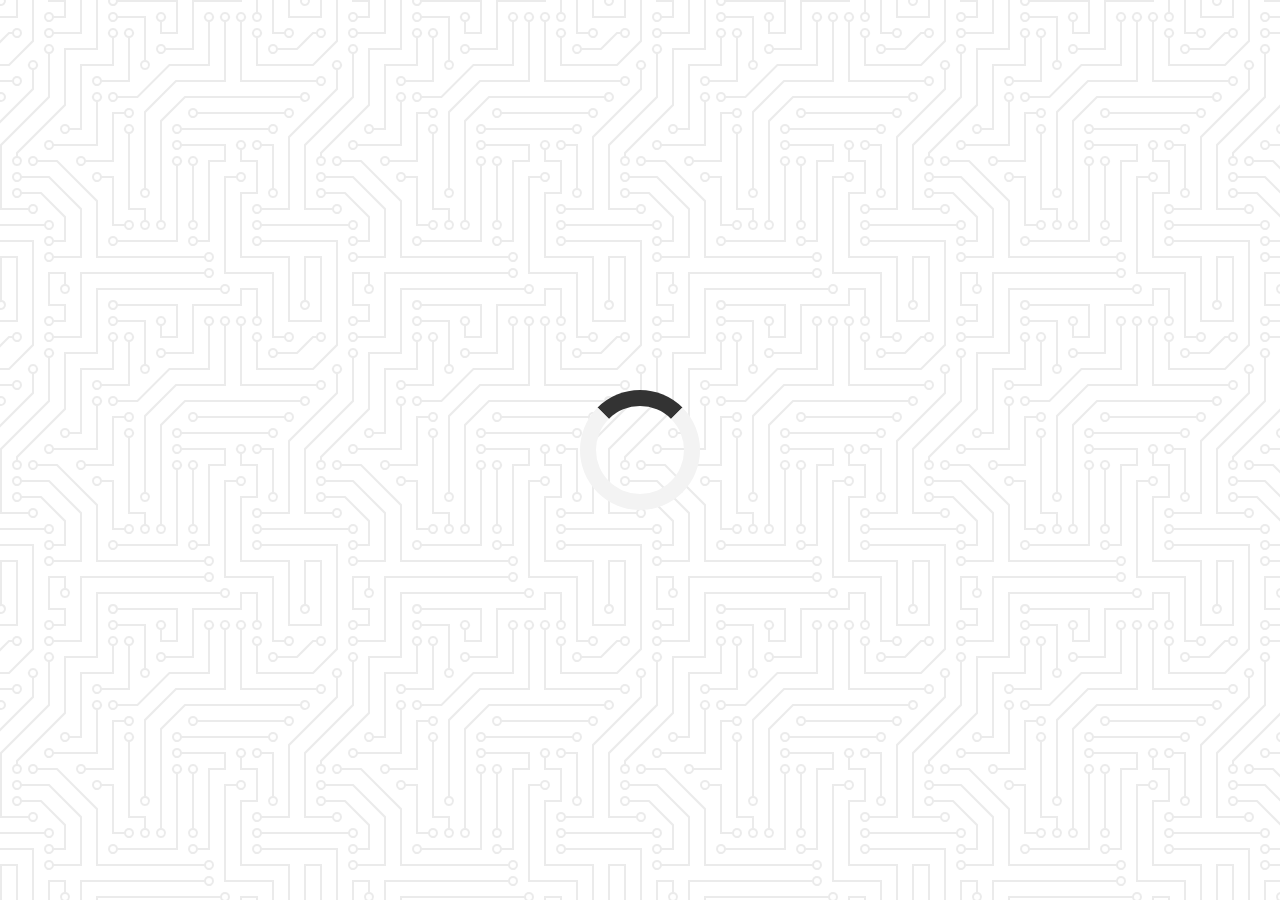
<file: 01-Quote-Generator/index.html>
<!DOCTYPE html>
<html lang="en">
<head>
    <meta charset="UTF-8">
    <meta name="viewport" content="width=device-width, initial-scale=1.0">
    <title>Quote Generator</title>
    <link rel="stylesheet" href="./css/styles.css">
    <link rel="stylesheet" href="https://cdnjs.cloudflare.com/ajax/libs/font-awesome/5.10.2/css/all.min.css"/>
    <link rel="icon" type="image/png" href="./assets/icons/favicon.png">
    <link rel="preconnect" href="https://fonts.gstatic.com" crossorigin>
    <link href="https://fonts.googleapis.com/css2?family=Lato:ital,wght@0,100;0,300;0,400;0,700;0,900;1,100;1,300;1,400;1,700;1,900&family=Michroma&family=Montserrat:ital,wght@0,100..900;1,100..900&family=Roboto:ital,wght@0,100..900;1,100..900&display=swap" rel="stylesheet">
</head>
<body>
    <!--  Quote Container -->
    <div class="quote-container" id="quote-container" hidden>
        <div class="quote-text">
            <i class="fas fa-quote-left"></i>
            <span id="quote"></span>
            <i class="fas fa-quote-right"></i>
        </div>
        <div class="quote-author">
            <span id="author">
                
            </span>
        </div>
        <div class="button-container">
            <button class="twitter-button" id="twitter-button" titl="Tweet This!" >
                <i class="fab fa-twitter"> </i>
            </button>
            <button class="new-quote" id="new-quote">
                New Quote
            </button>
        </div>
    </div>
    
    <!-- loader -->
    <div class="loader" id="loader"></div>
    <!-- Script -->
    <script src="./js/scripts.js"></script>
</body>
</html>
</file>
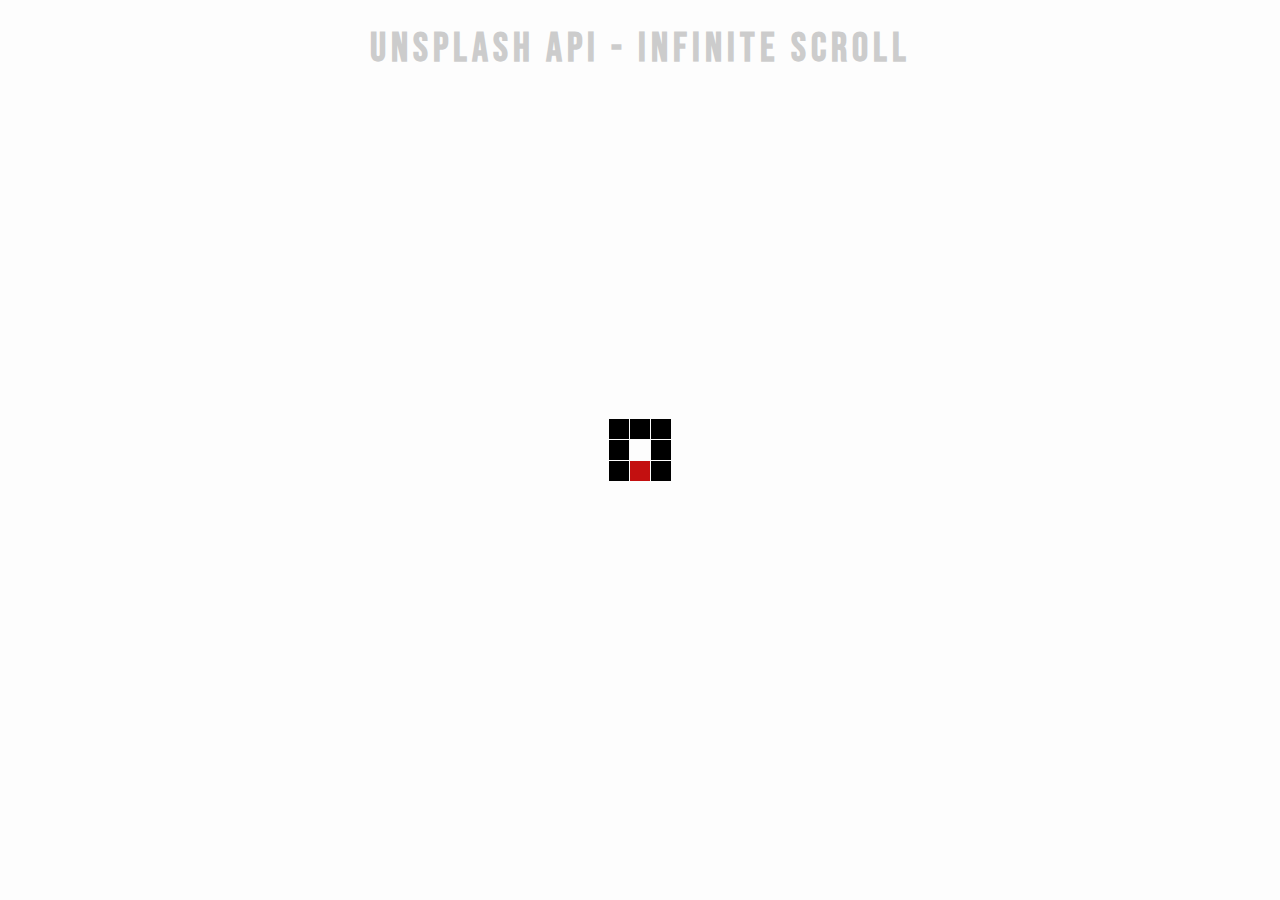
<file: 02-Infinite-Scroll/index.html>
<!DOCTYPE html>
<html lang="en">
<head>
    <meta charset="UTF-8">
    <meta name="viewport" content="width=device-width, initial-scale=1.0">
    <title>Infinite Scroll</title>
    <link rel="stylesheet" href="./css/styles.css">
    <link rel="stylesheet" href="https://cdnjs.cloudflare.com/ajax/libs/font-awesome/5.10.2/css/all.min.css"/>
    <link rel="icon" type="image/png" href="./assets/icons/icon.jpg">
    <link rel="preconnect" href="https://fonts.gstatic.com" crossorigin>
    <link rel="preconnect" href="https://fonts.googleapis.com">
    <link rel="preconnect" href="https://fonts.gstatic.com" crossorigin>
    <link href="https://fonts.googleapis.com/css2?family=Bebas+Neue&family=Lato:ital,wght@0,100;0,300;0,400;0,700;0,900;1,100;1,300;1,400;1,700;1,900&family=Michroma&family=Montserrat:ital,wght@0,100..900;1,100..900&family=Roboto:ital,wght@0,100..900;1,100..900&display=swap" rel="stylesheet">
</head>
<body>
    <!-- Title -->
    <h1>Unsplash API - Infinite Scroll</h1>
    <!-- Loader -->
    <div class="loader" id="loader">
        <img src="./assets/svg/loader.svg" alt="Loading">
    </div>
    <!-- Image Container -->
    <div class="image-container" id="image-container"></div>
  
    <!-- Script -->
    <script src="./js/scripts.js"></script>
</body>
</html>
</file>
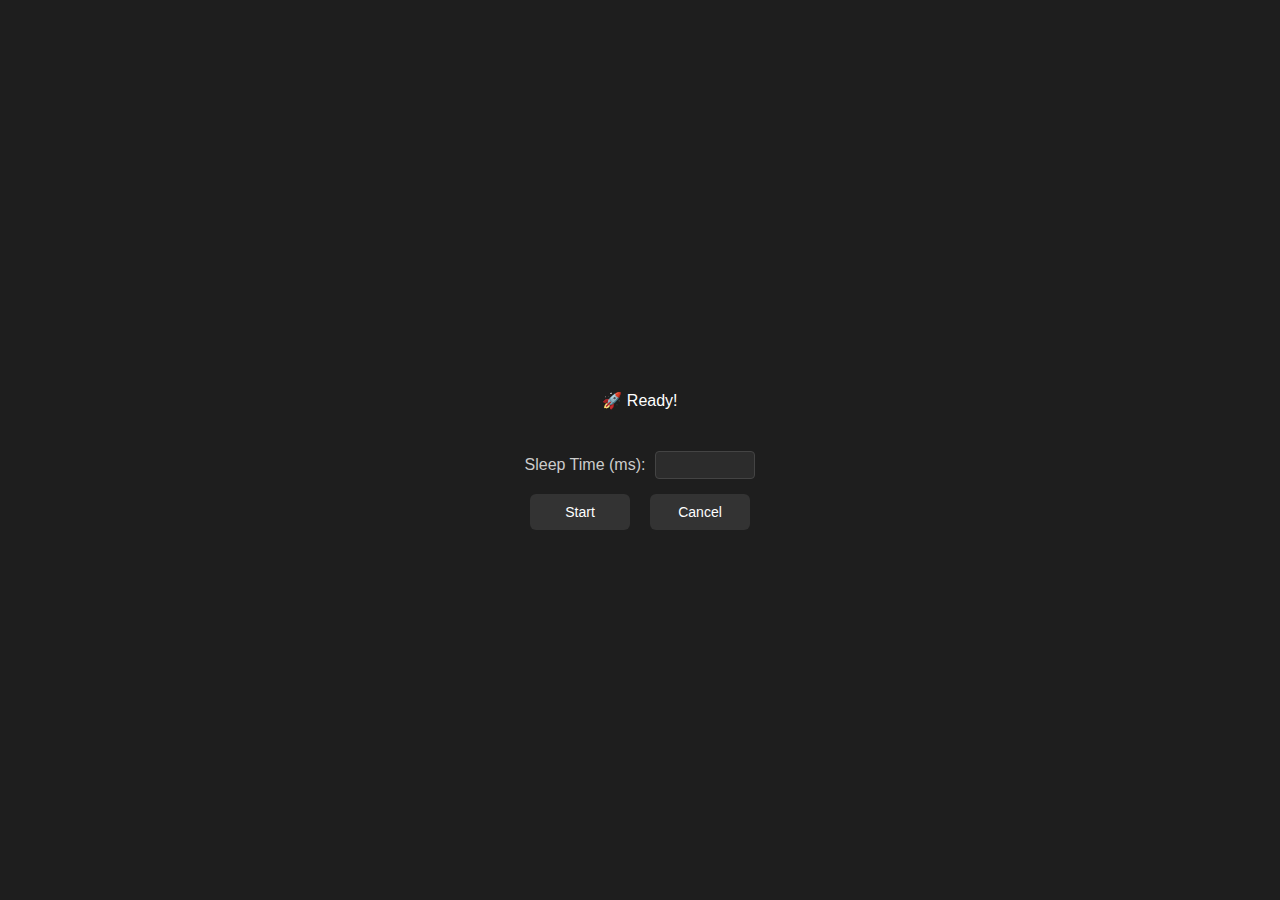
<file: 03-Custom-Loader/index.html>
<!DOCTYPE html>
<html lang="en">
<head>
    <meta charset="UTF-8" />
    <meta name="viewport" content="width=device-width, initial-scale=1" />
    <title>Custom Delay Loader</title>
    <link rel="stylesheet" href="./css/styles.css" />
</head>
<body>
    <div id="loader"> 🚀 Ready!</div>

    <div class="controls">
        <label for="delayInput">Sleep Time (ms):</label>
        <input type="number" id="delayInput"/>
    </div>

    <div class="buttons">
        <button onclick="startLoading()">Start</button>
        <button onclick="cancelLoading()">Cancel</button>
    </div>

    <script src="./js/scripts.js"></script>
</body>
</html>
</file>
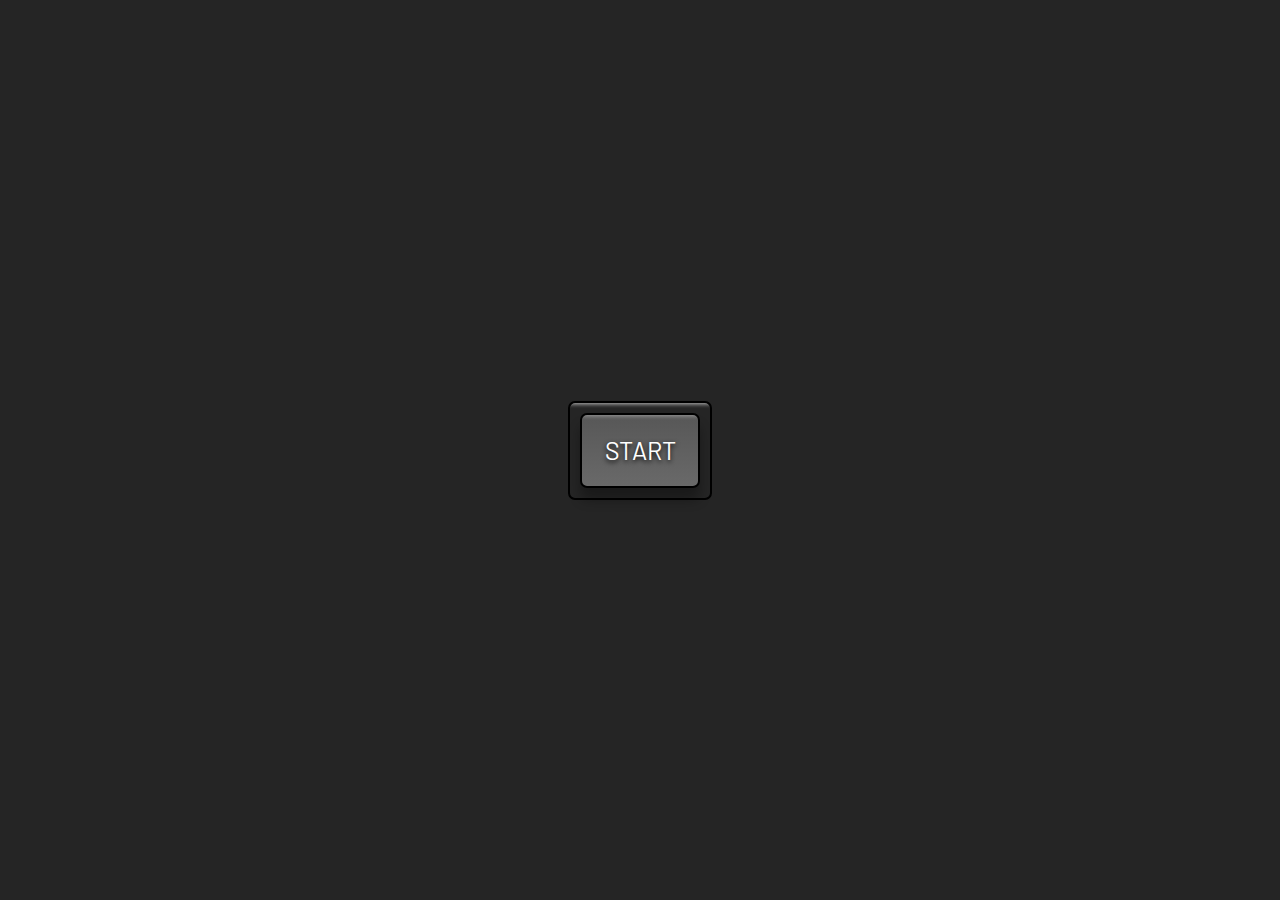
<file: 04-Picture-In-Picture/index.html>
<!DOCTYPE html>
<html lang="en">
<head>
    <meta charset="UTF-8">
    <meta name="viewport" content="width=device-width, initial-scale=1.0">
    <title>Picture in Picture</title>
    <link rel="icon" type="image/png" href="./assets/favicon.png">
    <link rel="stylesheet" href="./css/styles.css">
</head>
<body>
    <!-- Video -->
    <video id="video" controls height="360" width="640" hidden></video>
    <!-- Button -->
    <div class="button-container" id="button-container">
        <button id="button">START</button>
    </div>
    <!-- Script -->
    <script src="./js/scripts.js"></script>
</body>
</html>
</file>
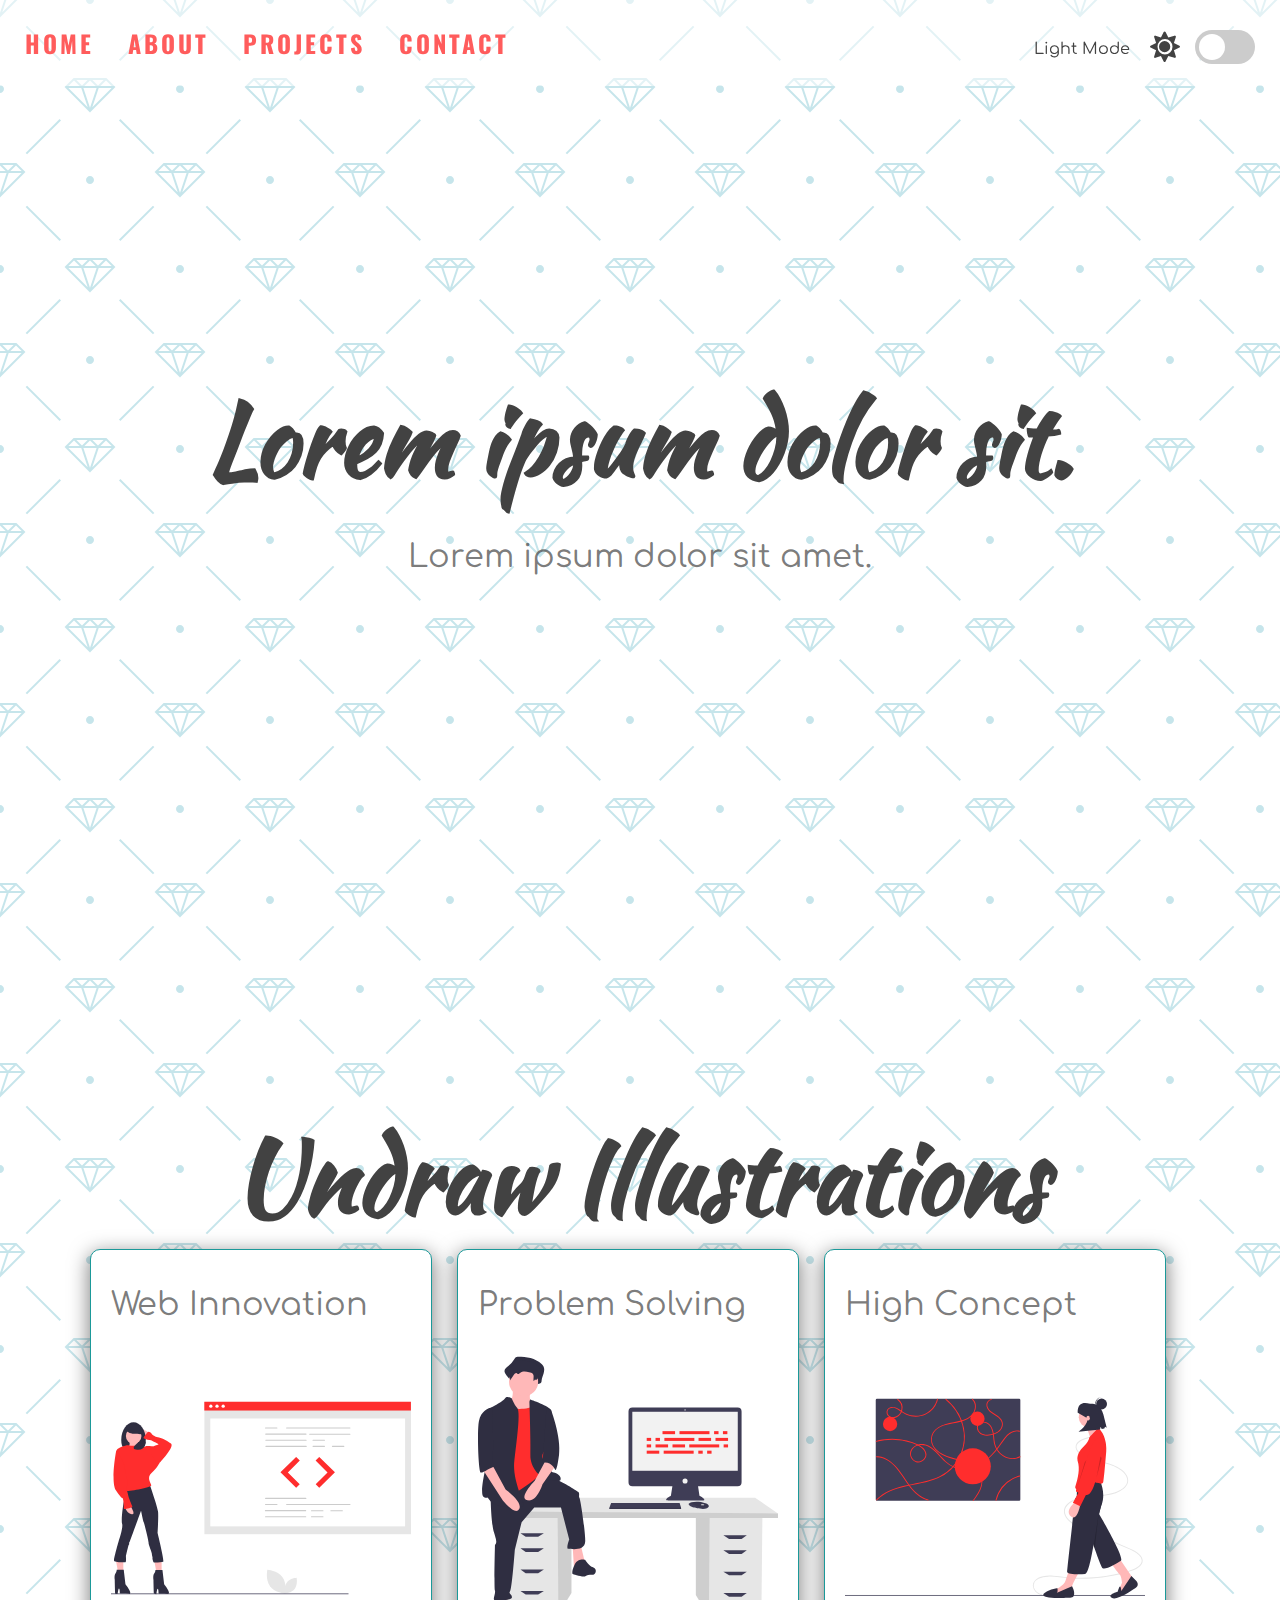
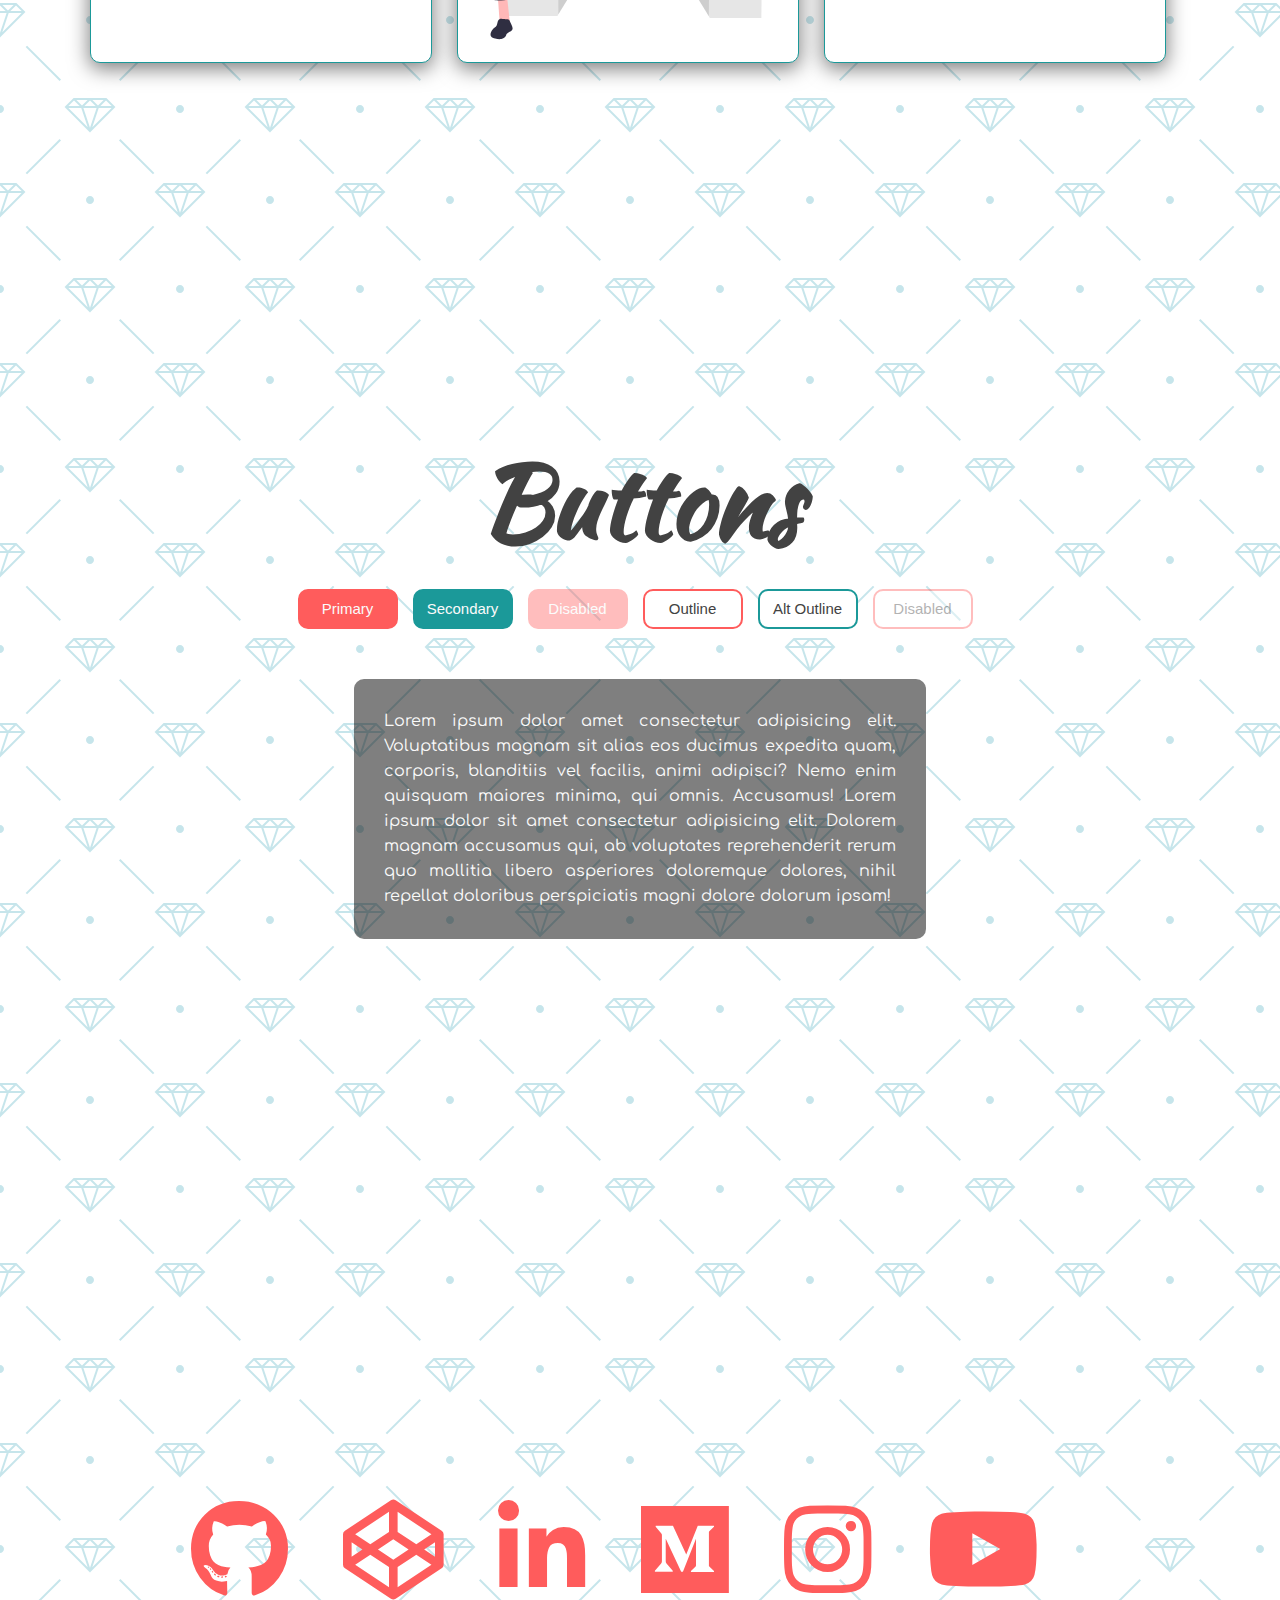
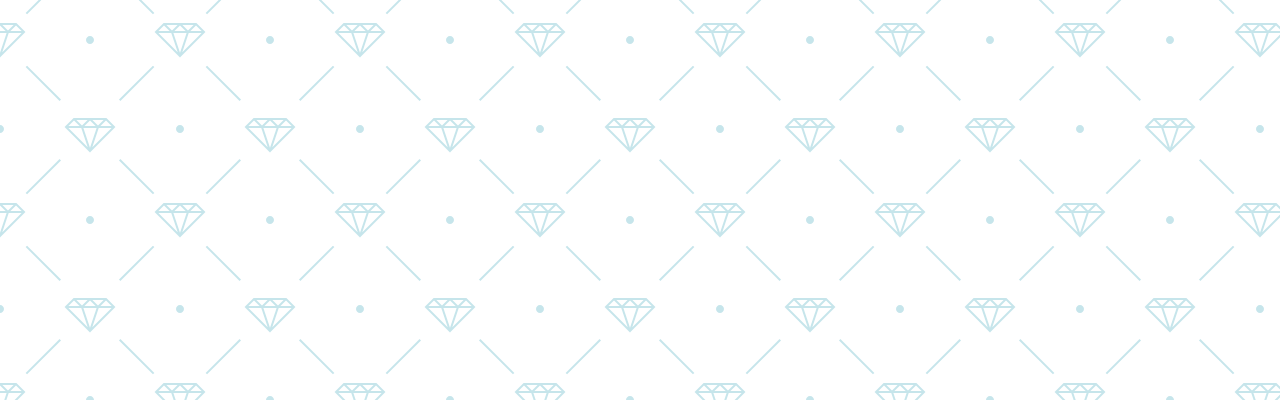
<file: 05-Light-and-Dark-Mode/index.html>
<!DOCTYPE html>
<html lang="en">
<head>
    <meta charset="UTF-8">
    <meta name="viewport" content="width=device-width, initial-scale=1.0">
    <title>Light/Dark Mode</title>
    <link rel="icon" type="image/png" href="favicon.png">
    <link rel="stylesheet" href="https://cdnjs.cloudflare.com/ajax/libs/font-awesome/5.10.2/css/all.min.css"/>
    <link rel="stylesheet" href="./css/styles.css">
</head>
<body>
    <!-- Dark Mode Switch -->
    <div class="theme-switch-wrapper">
        <span id="toggle-icon">
            <span class="toggle-text">Light Mode</span>
            <i class="fas fa-sun"></i>
        </span>
        <label class="theme-switch">
            <input type="checkbox">
            <div class="slider round"></div>
        </label>
   </div>
   <!-- Navigation -->
    <nav id="nav">
        <a href="#home">HOME</a>
        <a href="#about">ABOUT</a>
        <a href="#projects">PROJECTS</a>
        <a href="#contact">CONTACT</a>
    </nav>
    <!-- Home Section -->
    <section id="home">
        <div class="title-group">
            <h1>Lorem ipsum dolor sit.</h1>
            <h2>Lorem ipsum dolor sit amet.</h2>
        </div>
    </section>
    <!-- About Section -->
    <section id="about">
        <h1>Undraw Illustrations</h1>
        <div class="about-container">
            <div class="image-container">
                <h2>Web Innovation</h2>
                <img src="img/undraw_proud_coder_light.svg" alt="Proud Coder" id="image1">
            </div>
            <div class="image-container">
                <h2>Problem Solving</h2>
                <img src="img/undraw_feeling_proud_light.svg" alt="Feeling Proud" id="image2">              
            </div>
            <div class="image-container">
                <h2>High Concept</h2>
                <img src="img/undraw_conceptual_idea_light.svg" alt="Conceptual Idea" id="image3">
            </div>
        </div>
    </section>
    <!-- Projects Section -->
    <section id="projects">
        <h1>Buttons</h1>
        <div class="buttons">
            <button class="primary">Primary</button>
            <button class="secondary">Secondary</button>
            <button class="primary" disabled>Disabled</button>
            <button class="outline">Outline</button>
            <button class="secondary outline">Alt Outline</button>
            <button class="outline" disabled>Disabled</button>
        </div>
        <div class="text-box" id="text-box">
            <p>Lorem ipsum dolor amet consectetur adipisicing elit. Voluptatibus magnam sit alias eos ducimus expedita quam, corporis, blanditiis vel facilis, animi adipisci? Nemo enim quisquam maiores minima, qui omnis. Accusamus! Lorem ipsum dolor sit amet consectetur adipisicing elit. Dolorem magnam accusamus qui, ab voluptates reprehenderit rerum quo mollitia libero asperiores doloremque dolores, nihil repellat doloribus perspiciatis magni dolore dolorum ipsam!</p>
        </div>
    </section>
    <!-- Contact Section -->
    <section id="contact">
        <div class="social-icons">
            <i class="fab fa-github"></i>
            <i class="fab fa-codepen"></i>
            <i class="fab fa-linkedin-in"></i>
            <i class="fab fa-medium"></i>
            <i class="fab fa-instagram"></i>
            <i class="fab fa-youtube"></i>
        </div>
    </section>
    <!-- Script -->
    <script src="./js/scripts.js"></script>
</body>
</html>
</file>
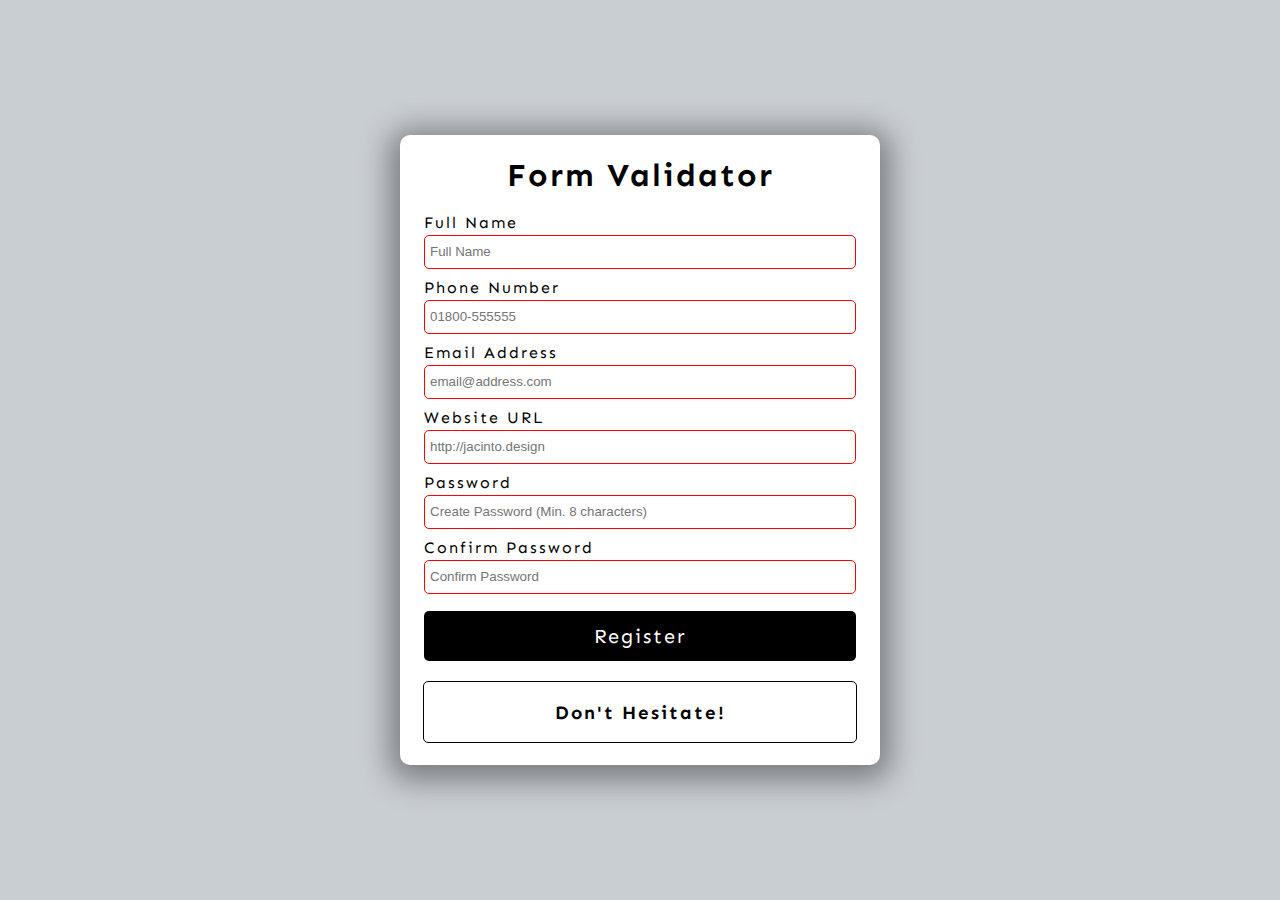
<file: 06-Form-Validator/index.html>
<!DOCTYPE html>
<html lang="en">
<head>
    <meta charset="UTF-8">
    <meta name="viewport" content="width=device-width, initial-scale=1.0">
    <title>Form Validator</title>
    <link rel="icon" type="image/png" href="./assets/favicon.png">
    <link rel="stylesheet" href="./css/styles.css">
</head>
<body>
    <div class="container">
        <h1>Form Validator</h1>
        <!-- Form -->
        <form id="form">
            <!-- Full Name -->
            <div class="form-group">
                <label for="name">Full Name</label>
                <input type="text" id="name" name="name" placeholder="Full Name" required minlength="3" maxlength="100">
            </div>
            <!-- Phone Number -->
            <div class="form-group">
                <label for="phone">Phone Number</label>
                <input type="tel" id="phone" name="phone" placeholder="01800-555555" required pattern="[0-9]{5}-[0-9]{6}">
            </div>
            <!-- Email Address -->
            <div class="form-group">
                <label for="email">Email Address</label>
                <input type="email" id="email" name="email" 
                    placeholder="email@address.com" required>
            </div>
            <!-- Website URL -->
            <div class="form-group">
                <label for="website">Website URL</label>
                <input type="url" id="website" name="website" 
                    placeholder="http://jacinto.design" required>
            </div>
            <!-- Password -->
            <div class="form-group">
                <label for="password1">Password</label>
                <input type="password" id="password1" placeholder="Create Password (Min. 8 characters)" 
                    required pattern="^(?=.*\d)(?=.*[a-z])(?=.*[A-Z])(?=.*[a-zA-Z]).{8,}$"
                    title="Please include at least 1 uppercase character, 1 lowercase character, and 1 number.">
            </div>
            <!-- Confirm Password -->
            <div class="form-group">
                <label for="password2">Confirm Password</label>
                <input type="password" id="password2" placeholder="Confirm Password"
                    required pattern="^(?=.*\d)(?=.*[a-z])(?=.*[A-Z])(?=.*[a-zA-Z]).{8,}$" name="password">
            </div>
            <button type="submit">Register</button>
        </form>
        <!-- Error/Success Message -->
        <div class="message-container">
            <h3 id="message">Don't Hesitate!</h3>
        </div>
    </div>
    <!-- Script -->
    <script src="./js/scripts.js"></script>
</body>
</html>
</file>
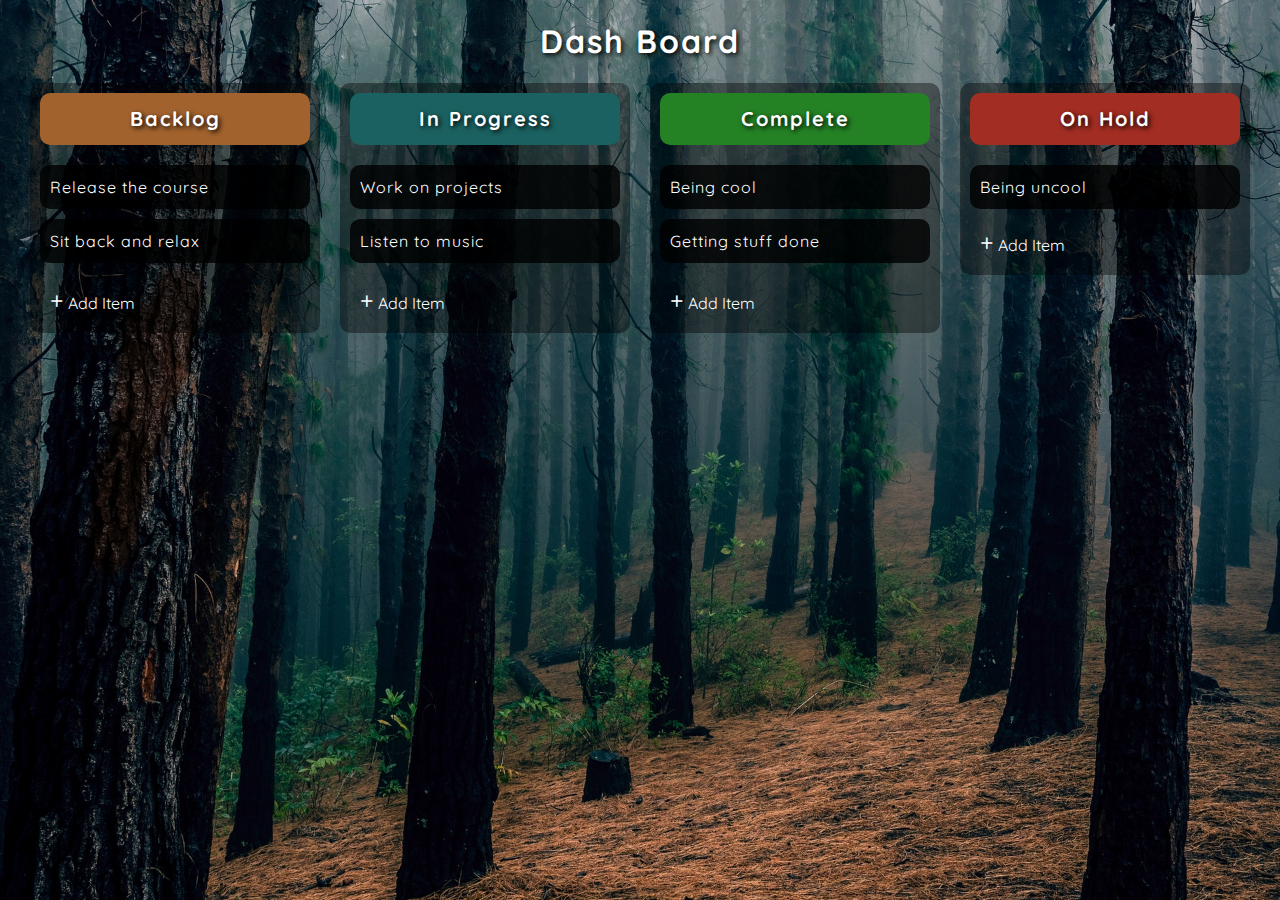
<file: 07-Drug-and-Drop/index.html>
<!DOCTYPE html>
<html lang="en">
<head>
    <meta charset="UTF-8">
    <meta name="viewport" content="width=device-width, initial-scale=1.0">
    <title>Drag and Drop</title>
    <link rel="icon" type="image/png" href="./assets/favicon.png">
    <link rel="stylesheet" href="./css/style.css">
</head>
<body>
    <h1 class="main-title">Dash Board</h1>
    <div class="drag-container">
        <ul class="drag-list">
            <!-- Backlog Column -->
            <li class="drag-column backlog-column">
                <span class="header">
                    <h1>Backlog</h1>
                </span>
                <!-- Backlog Content -->
                <div id="backlog-content" class="custom-scroll">
                    <ul class="drag-item-list" id="backlog-list" ondrop="drop(event)" ondragover="allowDrop(event)" ondragenter="dragEnter(0)"></ul>
                </div>
                <!-- Add Button Group -->
                <div class="add-btn-group">
                    <div class="add-btn" onclick="showInputBox(0)">
                        <span class="plus-sign">+</span>
                        <span>Add Item</span>
                    </div>
                    <div class="add-btn solid" onclick="hideInputBox(0)">
                        <span>Save Item</span>
                    </div>
                </div>
                <div class="add-container">
                    <div class="add-item" contenteditable="true"></div>
                </div>
            </li>
            <!-- Progress Column -->
            <li class="drag-column progress-column">
                <span class="header">
                    <h1>In Progress</h1>
                </span>
                <!-- Progress Content -->
                <div id="progress-content" class="custom-scroll">
                    <ul class="drag-item-list" id="progress-list" ondrop="drop(event)" ondragover="allowDrop(event)" ondragenter="dragEnter(1)"></ul>
                </div>
                <!-- Add Button Group -->
                <div class="add-btn-group">
                    <div class="add-btn" onclick="showInputBox(1)">
                        <span class="plus-sign">+</span>
                        <span>Add Item</span>
                    </div>
                    <div class="add-btn solid" onclick="hideInputBox(1)">
                        <span>Save Item</span>
                    </div>
                </div>
                <div class="add-container">
                    <div class="add-item" contenteditable="true"></div>
                </div>
            </li>
            <!-- Complete Column -->
            <li class="drag-column complete-column">
                <span class="header">
                    <h1>Complete</h1>
                </span>
                <!-- Complete Content -->
                <div id="complete-content" class="custom-scroll">
                    <ul class="drag-item-list" id="complete-list" ondrop="drop(event)" ondragover="allowDrop(event)" ondragenter="dragEnter(2)"></ul>
                </div>
                <!-- Add Button Group -->
                <div class="add-btn-group">
                    <div class="add-btn" onclick="showInputBox(2)">
                        <span class="plus-sign">+</span>
                        <span>Add Item</span>
                    </div>
                    <div class="add-btn solid" onclick="hideInputBox(2)">
                        <span>Save Item</span>
                    </div>
                </div>
                <div class="add-container">
                    <div class="add-item" contenteditable="true"></div>
                </div>
            </li>
            <!-- On Hold Column -->
            <li class="drag-column on-hold-column">
                <span class="header">
                    <h1>On Hold</h1>
                </span>
                <!-- On Hold Content -->
                <div id="on-hold-content" class="custom-scroll">
                    <ul class="drag-item-list" id="on-hold-list" ondrop="drop(event)" ondragover="allowDrop(event)" ondragenter="dragEnter(3)"></ul>
                </div>
                <!-- Add Button Group -->
                <div class="add-btn-group">
                    <div class="add-btn" onclick="showInputBox(3)">
                        <span class="plus-sign">+</span>
                        <span>Add Item</span>
                    </div>
                    <div class="add-btn solid" onclick="hideInputBox(3)">
                        <span>Save Item</span>
                    </div>
                </div>
                <div class="add-container">
                    <div class="add-item" contenteditable="true"></div>
                </div>
            </li>
        </ul>
    </div>
    <!-- Script -->
    <script src="./js/script.js"></script>
</body>
</html>
</file>
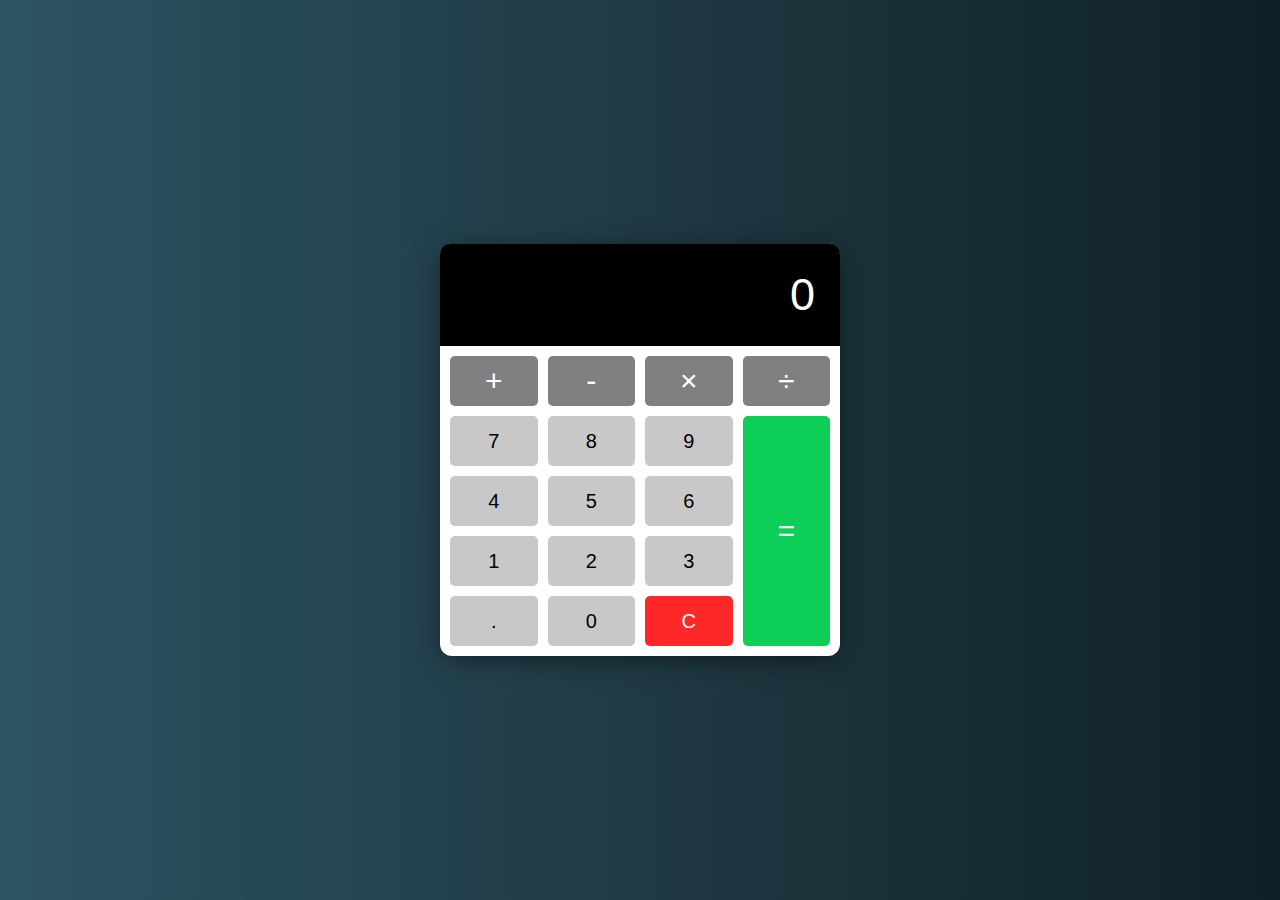
<file: 08-Calculator/index.html>
<!DOCTYPE html>
<html lang="en">
<head>
    <meta charset="UTF-8">
    <meta name="viewport" content="width=device-width, initial-scale=1.0">
    <title>Calculator</title>
    <link rel="icon" type="image/png" href="./assets/favicon.png">
    <link rel="stylesheet" href="./css/style.css">
</head>
<body>
    <!-- Calculator -->
    <div class="calculator">
        <!-- Display -->
        <div class="calculator-display">
            <h1>0</h1>
        </div>
        <!-- Buttons -->
        <div class="calculator-buttons">
            <button class="operator" value="+">+</button>
            <button class="operator" value="-">-</button>
            <button class="operator" value="*">×</button>
            <button class="operator" value="/">÷</button>
            <button value="7">7</button>
            <button value="8">8</button>
            <button value="9">9</button>
            <button value="4">4</button>
            <button value="5">5</button>
            <button value="6">6</button>
            <button value="1">1</button>
            <button value="2">2</button>
            <button value="3">3</button>
            <button class="decimal" value=".">.</button>
            <button value="0">0</button>
            <button class="clear" id="clear-btn">C</button>
            <button class="equal-sign operator" value="=">=</button>
        </div>
    </div>
    <!-- Script -->
    <script src="./js/script.js"></script>
</body>
</html>
</file>
<file: 01-Quote-Generator/css/styles.css>
* {
    margin: 0;
    padding: 0;
    box-sizing: border-box;
}

body {
    min-height: 100vh;
    background-color: #fff;
    background-image: url("data:image/svg+xml,%3Csvg xmlns='http://www.w3.org/2000/svg' viewBox='0 0 304 304' width='304' height='304'%3E%3Cpath fill='%23000000' fill-opacity='0.08' d='M44.1 224a5 5 0 1 1 0 2H0v-2h44.1zm160 48a5 5 0 1 1 0 2H82v-2h122.1zm57.8-46a5 5 0 1 1 0-2H304v2h-42.1zm0 16a5 5 0 1 1 0-2H304v2h-42.1zm6.2-114a5 5 0 1 1 0 2h-86.2a5 5 0 1 1 0-2h86.2zm-256-48a5 5 0 1 1 0 2H0v-2h12.1zm185.8 34a5 5 0 1 1 0-2h86.2a5 5 0 1 1 0 2h-86.2zM258 12.1a5 5 0 1 1-2 0V0h2v12.1zm-64 208a5 5 0 1 1-2 0v-54.2a5 5 0 1 1 2 0v54.2zm48-198.2V80h62v2h-64V21.9a5 5 0 1 1 2 0zm16 16V64h46v2h-48V37.9a5 5 0 1 1 2 0zm-128 96V208h16v12.1a5 5 0 1 1-2 0V210h-16v-76.1a5 5 0 1 1 2 0zm-5.9-21.9a5 5 0 1 1 0 2H114v48H85.9a5 5 0 1 1 0-2H112v-48h12.1zm-6.2 130a5 5 0 1 1 0-2H176v-74.1a5 5 0 1 1 2 0V242h-60.1zm-16-64a5 5 0 1 1 0-2H114v48h10.1a5 5 0 1 1 0 2H112v-48h-10.1zM66 284.1a5 5 0 1 1-2 0V274H50v30h-2v-32h18v12.1zM236.1 176a5 5 0 1 1 0 2H226v94h48v32h-2v-30h-48v-98h12.1zm25.8-30a5 5 0 1 1 0-2H274v44.1a5 5 0 1 1-2 0V146h-10.1zm-64 96a5 5 0 1 1 0-2H208v-80h16v-14h-42.1a5 5 0 1 1 0-2H226v18h-16v80h-12.1zm86.2-210a5 5 0 1 1 0 2H272V0h2v32h10.1zM98 101.9V146H53.9a5 5 0 1 1 0-2H96v-42.1a5 5 0 1 1 2 0zM53.9 34a5 5 0 1 1 0-2H80V0h2v34H53.9zm60.1 3.9V66H82v64H69.9a5 5 0 1 1 0-2H80V64h32V37.9a5 5 0 1 1 2 0zM101.9 82a5 5 0 1 1 0-2H128V37.9a5 5 0 1 1 2 0V82h-28.1zm16-64a5 5 0 1 1 0-2H146v44.1a5 5 0 1 1-2 0V18h-26.1zm102.2 270a5 5 0 1 1 0 2H98v14h-2v-16h124.1zM242 149.9V160h16v34h-16v62h48v48h-2v-46h-48v-66h16v-30h-16v-12.1a5 5 0 1 1 2 0zM53.9 18a5 5 0 1 1 0-2H64V2H48V0h18v18H53.9zm112 32a5 5 0 1 1 0-2H192V0h50v2h-48v48h-28.1zm-48-48a5 5 0 0 1-9.8-2h2.07a3 3 0 1 0 5.66 0H178v34h-18V21.9a5 5 0 1 1 2 0V32h14V2h-58.1zm0 96a5 5 0 1 1 0-2H137l32-32h39V21.9a5 5 0 1 1 2 0V66h-40.17l-32 32H117.9zm28.1 90.1a5 5 0 1 1-2 0v-76.51L175.59 80H224V21.9a5 5 0 1 1 2 0V82h-49.59L146 112.41v75.69zm16 32a5 5 0 1 1-2 0v-99.51L184.59 96H300.1a5 5 0 0 1 3.9-3.9v2.07a3 3 0 0 0 0 5.66v2.07a5 5 0 0 1-3.9-3.9H185.41L162 121.41v98.69zm-144-64a5 5 0 1 1-2 0v-3.51l48-48V48h32V0h2v50H66v55.41l-48 48v2.69zM50 53.9v43.51l-48 48V208h26.1a5 5 0 1 1 0 2H0v-65.41l48-48V53.9a5 5 0 1 1 2 0zm-16 16V89.41l-34 34v-2.82l32-32V69.9a5 5 0 1 1 2 0zM12.1 32a5 5 0 1 1 0 2H9.41L0 43.41V40.6L8.59 32h3.51zm265.8 18a5 5 0 1 1 0-2h18.69l7.41-7.41v2.82L297.41 50H277.9zm-16 160a5 5 0 1 1 0-2H288v-71.41l16-16v2.82l-14 14V210h-28.1zm-208 32a5 5 0 1 1 0-2H64v-22.59L40.59 194H21.9a5 5 0 1 1 0-2H41.41L66 216.59V242H53.9zm150.2 14a5 5 0 1 1 0 2H96v-56.6L56.6 162H37.9a5 5 0 1 1 0-2h19.5L98 200.6V256h106.1zm-150.2 2a5 5 0 1 1 0-2H80v-46.59L48.59 178H21.9a5 5 0 1 1 0-2H49.41L82 208.59V258H53.9zM34 39.8v1.61L9.41 66H0v-2h8.59L32 40.59V0h2v39.8zM2 300.1a5 5 0 0 1 3.9 3.9H3.83A3 3 0 0 0 0 302.17V256h18v48h-2v-46H2v42.1zM34 241v63h-2v-62H0v-2h34v1zM17 18H0v-2h16V0h2v18h-1zm273-2h14v2h-16V0h2v16zm-32 273v15h-2v-14h-14v14h-2v-16h18v1zM0 92.1A5.02 5.02 0 0 1 6 97a5 5 0 0 1-6 4.9v-2.07a3 3 0 1 0 0-5.66V92.1zM80 272h2v32h-2v-32zm37.9 32h-2.07a3 3 0 0 0-5.66 0h-2.07a5 5 0 0 1 9.8 0zM5.9 0A5.02 5.02 0 0 1 0 5.9V3.83A3 3 0 0 0 3.83 0H5.9zm294.2 0h2.07A3 3 0 0 0 304 3.83V5.9a5 5 0 0 1-3.9-5.9zm3.9 300.1v2.07a3 3 0 0 0-1.83 1.83h-2.07a5 5 0 0 1 3.9-3.9zM97 100a3 3 0 1 0 0-6 3 3 0 0 0 0 6zm0-16a3 3 0 1 0 0-6 3 3 0 0 0 0 6zm16 16a3 3 0 1 0 0-6 3 3 0 0 0 0 6zm16 16a3 3 0 1 0 0-6 3 3 0 0 0 0 6zm0 16a3 3 0 1 0 0-6 3 3 0 0 0 0 6zm-48 32a3 3 0 1 0 0-6 3 3 0 0 0 0 6zm16 16a3 3 0 1 0 0-6 3 3 0 0 0 0 6zm32 48a3 3 0 1 0 0-6 3 3 0 0 0 0 6zm-16 16a3 3 0 1 0 0-6 3 3 0 0 0 0 6zm32-16a3 3 0 1 0 0-6 3 3 0 0 0 0 6zm0-32a3 3 0 1 0 0-6 3 3 0 0 0 0 6zm16 32a3 3 0 1 0 0-6 3 3 0 0 0 0 6zm32 16a3 3 0 1 0 0-6 3 3 0 0 0 0 6zm0-16a3 3 0 1 0 0-6 3 3 0 0 0 0 6zm-16-64a3 3 0 1 0 0-6 3 3 0 0 0 0 6zm16 0a3 3 0 1 0 0-6 3 3 0 0 0 0 6zm16 96a3 3 0 1 0 0-6 3 3 0 0 0 0 6zm0 16a3 3 0 1 0 0-6 3 3 0 0 0 0 6zm16 16a3 3 0 1 0 0-6 3 3 0 0 0 0 6zm16-144a3 3 0 1 0 0-6 3 3 0 0 0 0 6zm0 32a3 3 0 1 0 0-6 3 3 0 0 0 0 6zm16-32a3 3 0 1 0 0-6 3 3 0 0 0 0 6zm16-16a3 3 0 1 0 0-6 3 3 0 0 0 0 6zm-96 0a3 3 0 1 0 0-6 3 3 0 0 0 0 6zm0 16a3 3 0 1 0 0-6 3 3 0 0 0 0 6zm16-32a3 3 0 1 0 0-6 3 3 0 0 0 0 6zm96 0a3 3 0 1 0 0-6 3 3 0 0 0 0 6zm-16-64a3 3 0 1 0 0-6 3 3 0 0 0 0 6zm16-16a3 3 0 1 0 0-6 3 3 0 0 0 0 6zm-32 0a3 3 0 1 0 0-6 3 3 0 0 0 0 6zm0-16a3 3 0 1 0 0-6 3 3 0 0 0 0 6zm-16 0a3 3 0 1 0 0-6 3 3 0 0 0 0 6zm-16 0a3 3 0 1 0 0-6 3 3 0 0 0 0 6zm-16 0a3 3 0 1 0 0-6 3 3 0 0 0 0 6zM49 36a3 3 0 1 0 0-6 3 3 0 0 0 0 6zm-32 0a3 3 0 1 0 0-6 3 3 0 0 0 0 6zm32 16a3 3 0 1 0 0-6 3 3 0 0 0 0 6zM33 68a3 3 0 1 0 0-6 3 3 0 0 0 0 6zm16-48a3 3 0 1 0 0-6 3 3 0 0 0 0 6zm0 240a3 3 0 1 0 0-6 3 3 0 0 0 0 6zm16 32a3 3 0 1 0 0-6 3 3 0 0 0 0 6zm-16-64a3 3 0 1 0 0-6 3 3 0 0 0 0 6zm0 16a3 3 0 1 0 0-6 3 3 0 0 0 0 6zm-16-32a3 3 0 1 0 0-6 3 3 0 0 0 0 6zm80-176a3 3 0 1 0 0-6 3 3 0 0 0 0 6zm16 0a3 3 0 1 0 0-6 3 3 0 0 0 0 6zm-16-16a3 3 0 1 0 0-6 3 3 0 0 0 0 6zm32 48a3 3 0 1 0 0-6 3 3 0 0 0 0 6zm16-16a3 3 0 1 0 0-6 3 3 0 0 0 0 6zm0-32a3 3 0 1 0 0-6 3 3 0 0 0 0 6zm112 176a3 3 0 1 0 0-6 3 3 0 0 0 0 6zm-16 16a3 3 0 1 0 0-6 3 3 0 0 0 0 6zm0 16a3 3 0 1 0 0-6 3 3 0 0 0 0 6zm0 16a3 3 0 1 0 0-6 3 3 0 0 0 0 6zM17 180a3 3 0 1 0 0-6 3 3 0 0 0 0 6zm0 16a3 3 0 1 0 0-6 3 3 0 0 0 0 6zm0-32a3 3 0 1 0 0-6 3 3 0 0 0 0 6zm16 0a3 3 0 1 0 0-6 3 3 0 0 0 0 6zM17 84a3 3 0 1 0 0-6 3 3 0 0 0 0 6zm32 64a3 3 0 1 0 0-6 3 3 0 0 0 0 6zm16-16a3 3 0 1 0 0-6 3 3 0 0 0 0 6z'%3E%3C/path%3E%3C/svg%3E");
    color: #000;
    font-family: Montserrat, sans-serif;
    font-weight: 700;
    text-align: center;
    display: flex;
    align-items: center;
    justify-content: center;
}

.quote-container {
    width: auto;
    max-width: 900px;
    padding: 20px 30px;
    border-radius: 10px;
    background-color: rgba(255, 255, 255, 0.4);
    box-shadow: 0 10px 10px 10px rgba(0, 0, 0, 0.2);
}

.quote-text {
    font-size: 2.75rem;
    font-weight: 500;
}

.long-quote {
    font-size: 2rem;
}

.fa-quote-left {
    font-size: 3rem;
}

.fa-quote-right {
    font-size: 3rem;
}

.quote-author {
    margin-top: 15px;
    font-size: 2rem;
    font-weight: 400;
    font-style: italic;
}

.button-container {
    margin-top: 15px;
    display: flex;
    justify-content: space-between;
}

button {
    cursor: pointer;
    font-size: 1.2rem;
    height: 2.5rem;
    border: none;
    border-radius: 10px;
    color: #fff;
    background-color: #333;
    outline: none;
    padding: 0.5rem 1.8rem 0.5rem 1.8rem;
    box-shadow: 0 0.3rem rgba(121, 121, 121, 0.65);
}

button:hover {
    filter: brightness(110%);
}

button:active {
    transform: translate(0, 0.3rem);
    box-shadow: 0 0.1rem rgba(255, 255, 255, 0.65);
}

.twitter-button:hover {
    color: #38a1f3;
}

.fa-twitter {
    font-size: 1.5rem;
}

/* Loader */
.loader {
    border: 16px solid #f3f3f3;
    border-top: 16px solid #333;
    border-radius: 50%;
    width: 120px;
    height: 120px;
    animation: spin 2s linear infinite;
}

@keyframes spin {
    0% { transform: rotate(0deg); }
    100% { transform: rotate(360deg); }
}

/* Media Query */
@media screen and (max-width: 768px) {
    .quote-container {
        margin: auto 10px;
    }

    .quote-text {
        font-size: 2rem;
    }
}
</file>
<file: 02-Infinite-Scroll/css/styles.css>
* {
    margin: 0;
    padding: 0;
    box-sizing: border-box;
}

body {
    font-family: Bebas Neue, sans-serif;
    background: whitesmoke;
}

h1 {
    text-align: center;
    margin-top: 25px;
    margin-bottom: 15px;
    font-size: 40px;
    letter-spacing: 5px;
}

/* Loader */
.loader {
    position: fixed;
    top: 0;
    bottom: 0;
    left: 0;
    right: 0;
    background: rgba(255, 255, 255, 0.8);
}

.loader img {
    position: fixed;
    top: 50%;
    left: 50%;
    transform: translate(-50%, -50%);
}

/* Image Container */
.image-container {
    margin: 10px 30%;
}

.image-container img {
    width: 100%;
    margin-top: 5px;
}

/* Media Query: Large Smartphone Vertical */
@media screen and (max-width: 600px) {
    h1 {
        font-size: 20px;
    }

    .image-container {
        margin: 10px;
    }
}
</file>
<file: 03-Custom-Loader/css/styles.css>
* {
    margin: 0;
    padding: 0;
    box-sizing: border-box;
}

body {
    background-color: #1e1e1e;
    color: white;
    font-family: 'Segoe UI', sans-serif;
    display: flex;
    flex-direction: column;
    align-items: center;
    justify-content: center;
    height: 100vh;
}

#loader {
    font-size: 16px;
    height: 60px;
    margin-bottom: 20px;
    white-space: pre-line;
    transition: all 0.2s ease;
    text-align: center;
    display: flex;
    flex-direction: column;
    justify-content: center;
    align-items: center;
}

.controls {
    margin-bottom: 15px;
    display: flex;
    align-items: center;
    gap: 10px;
    color: #ccc;
}

input[type="number"] {
    padding: 5px 8px;
    font-size: 14px;
    width: 100px;
    border-radius: 4px;
    border: 1px solid #444;
    background-color: #2c2c2c;
    color: white;
}

.buttons {
    display: flex;
    gap: 20px;
}

button {
    padding: 10px 20px;
    font-size: 14px;
    cursor: pointer;
    border: none;
    border-radius: 6px;
    background-color: #333;
    color: white;
    transition: background-color 0.3s;
    width: 100px;
}

button:hover {
    background-color: #555;
}
</file>
<file: 04-Picture-In-Picture/css/styles.css>
@import url("https://fonts.googleapis.com/css?family=Barlow&display=swap");

* {
    margin: 0;
    padding: 0;
    box-sizing: border-box;
}

body {
    margin: 0;
    height: 100vh;
    display: flex;
    align-items: center;
    justify-content: center;
    background: rgb(37, 37, 37);
}

.button-container {
    border: 2px solid black;
    padding: 10px;
    border-radius: 7px;
    box-shadow: inset 0 20px 4px -19px rgba(255, 255, 255, 0.7);
}

button {
    cursor: pointer;
    outline: none;
    width: 120px;
    height: 75px;
    font-family: Barlow, sans-serif;
    font-size: 25px;
    color: white;
    text-shadow: 0 2px 5px black;
    background: linear-gradient(to top, #696969, #575757);
    border: 2px solid black;
    border-radius: 7px;
    box-shadow: inset 0 20px 4px -19px rgba(255, 255, 255, 0.4), 0 12px 12px 0 rgba(0, 0, 0, 0.3);
}

button:hover {
    background: linear-gradient(to bottom, #696969, #575757);
}

button:active {
    transform: translateY(3px);
    box-shadow: 0 6px 6px 0 rgba(0, 0, 0, 0.3);
}
</file>
<file: 05-Light-and-Dark-Mode/css/styles.css>
@import url('https://fonts.googleapis.com/css?family=Comfortaa|Kaushan+Script|Oswald&display=swap');

:root {
    --primary-color: rgb(255, 92, 92);
    --primary-variant: #ff2d2d;
    --secondary-color: #1b9999;
    --on-primary: rgb(250, 250, 250);
    --on-background: rgb(66, 66, 66);
    --on-background-alt: rgba(66, 66, 66, 0.7);
    --background: rgb(255, 255, 255);
    --box-shadow: 0 5px 20px 1px rgba(0, 0, 0, 0.5);
}

[data-theme="dark"] {
    --primary-color: rgb(150, 65, 255);
    --primary-variant: #6c63ff;
    --secondary-color: #03dac5;
    --on-primary: #000;
    --on-background: rgba(255, 255, 255, 0.9);
    --on-background-alt: rgba(255, 255, 255, 0.7);
    --background: #121212;
}

html {
    box-sizing: border-box;
    scroll-behavior: smooth;
}

body {
    margin: 0;
    color: var(--on-background);
    font-family: Comfortaa, sans-serif;
    background-color: var(--background);
    background-image: url("data:image/svg+xml,%3Csvg width='180' height='180' viewBox='0 0 180 180' xmlns='http://www.w3.org/2000/svg'%3E%3Cpath d='M81.28 88H68.413l19.298 19.298L81.28 88zm2.107 0h13.226L90 107.838 83.387 88zm15.334 0h12.866l-19.298 19.298L98.72 88zm-32.927-2.207L73.586 78h32.827l.5.5 7.294 7.293L115.414 87l-24.707 24.707-.707.707L64.586 87l1.207-1.207zm2.62.207L74 80.414 79.586 86H68.414zm16 0L90 80.414 95.586 86H84.414zm16 0L106 80.414 111.586 86h-11.172zm-8-6h11.173L98 85.586 92.414 80zM82 85.586L87.586 80H76.414L82 85.586zM17.414 0L.707 16.707 0 17.414V0h17.414zM4.28 0L0 12.838V0h4.28zm10.306 0L2.288 12.298 6.388 0h8.198zM180 17.414L162.586 0H180v17.414zM165.414 0l12.298 12.298L173.612 0h-8.198zM180 12.838L175.72 0H180v12.838zM0 163h16.413l.5.5 7.294 7.293L25.414 172l-8 8H0v-17zm0 10h6.613l-2.334 7H0v-7zm14.586 7l7-7H8.72l-2.333 7h8.2zM0 165.414L5.586 171H0v-5.586zM10.414 171L16 165.414 21.586 171H10.414zm-8-6h11.172L8 170.586 2.414 165zM180 163h-16.413l-7.794 7.793-1.207 1.207 8 8H180v-17zm-14.586 17l-7-7h12.865l2.333 7h-8.2zM180 173h-6.613l2.334 7H180v-7zm-21.586-2l5.586-5.586 5.586 5.586h-11.172zM180 165.414L174.414 171H180v-5.586zm-8 5.172l5.586-5.586h-11.172l5.586 5.586zM152.933 25.653l1.414 1.414-33.94 33.942-1.416-1.416 33.943-33.94zm1.414 127.28l-1.414 1.414-33.942-33.94 1.416-1.416 33.94 33.943zm-127.28 1.414l-1.414-1.414 33.94-33.942 1.416 1.416-33.943 33.94zm-1.414-127.28l1.414-1.414 33.942 33.94-1.416 1.416-33.94-33.943zM0 85c2.21 0 4 1.79 4 4s-1.79 4-4 4v-8zm180 0c-2.21 0-4 1.79-4 4s1.79 4 4 4v-8zM94 0c0 2.21-1.79 4-4 4s-4-1.79-4-4h8zm0 180c0-2.21-1.79-4-4-4s-4 1.79-4 4h8z' fill='%233ca5bb' fill-opacity='0.29' fill-rule='evenodd'/%3E%3C/svg%3E");
}

section {
    min-height: 100vh;
    display: flex;
    justify-content: center;
    align-items: center;
    flex-direction: column;
}

h1 {
    font-family: Kaushan Script, sans-serif;
    font-size: 100px;
    margin-bottom: 0;
}

h2 {
    font-size: 32px;
    font-weight: normal;
    color: var(--on-background-alt);
}

/* Navigation */
nav {
    z-index: 10;
    position: fixed;
    font-family: Oswald, sans-serif;
    font-size: 24px;
    letter-spacing: 3px;
    padding: 25px;
    width: 100vw;
    background: rgb(255 255 255 / 0.5);
}

a {
    margin-right: 25px;
    color: var(--primary-color);
    text-decoration: none;
    border-bottom: 3px solid transparent;
    font-weight: bold;
}

a:hover,
a:focus {
    color: var(--on-background);
    border-bottom: 3px solid;
}

/* Home Section */
.title-group {
    text-align: center;
}

/* About Section */
.about-container {
    display: flex;
}

.image-container {
    border: 1px solid var(--secondary-color);
    border-radius: 10px;
    padding: 10px 20px;
    margin-right: 25px;
    width: auto;
    background: var(--background);
    box-shadow: var(--box-shadow);
}

img {
    height: 300px;
    width: 300px;
}

/* Projects Section */
.buttons {
    margin-top: 15px;
    margin-bottom: 50px;
}

button {
    min-width: 100px;
    height: 40px;
    cursor: pointer;
    border-radius: 10px;
    margin-right: 10px;
    border: 2px solid var(--primary-color);
    font-size: 15px;
    outline: none;
}

button:disabled {
    opacity: 0.4;
    cursor: default;
}

button:hover:not(.outline) {
    filter: brightness(110%);
}

.primary {
    background: var(--primary-color);
    color: var(--on-primary);
}

.secondary {
    border: 2px solid var(--secondary-color);
}

.secondary,
.secondary:hover,
.outline.secondary:hover {
    background: var(--secondary-color);
    color: var(--on-primary);
}

.outline {
    background: var(--background);
    color: var(--on-background);
}

.outline:hover {
    background: var(--primary-color);
    color: var(--on-primary);
}

.text-box {
    width: 40%;
    text-align: justify;
    background: rgb(0 0 0 / 50%);
    color: var(--on-primary);
    border-radius: 10px;
    padding: 30px;
}

p {
    margin: 0;
    line-height: 25px;
}

/* Contact Section */
.fab {
    font-size: 100px;
    margin-right: 50px;
    cursor: pointer;
    color: var(--primary-color);
}

.fab:hover {
    color: var(--on-background);
}

/* Dark Mode Toggle */
.theme-switch-wrapper {
    display: flex;
    align-items: center;
    z-index: 100;
    position: fixed;
    right: 25px;
    top: 30px;
}

.theme-switch-wrapper span {
    margin-right: 10px;
    font-size: 1rem;
}

.toggle-text {
    position: relative;
    top: -4px;
    right: 5px;
    color: var(--on-background);
}

.theme-switch {
    display: inline-block;
    height: 34px;
    position: relative;
    width: 60px;
}

.theme-switch input {
    display: none;
}

.slider {
    background: #ccc;
    bottom: 0;
    cursor: pointer;
    left: 0;
    position: absolute;
    right: 0;
    top: 0;
    transition: 0.4s;
}

.slider::before {
    background: #fff;
    bottom: 4px;
    content: "";
    height: 26px;
    left: 4px;
    position: absolute;
    transition: 0.4s;
    width: 26px;
}

input:checked + .slider {
    background: var(--primary-color);
}

input:checked + .slider::before {
    transform: translateX(26px);
}

.slider.round {
    border-radius: 34px;
}

.slider.round::before {
    border-radius: 50%;
}

.fas {
    font-size: 30px;
    margin-right: 5px;
}
</file>
<file: 06-Form-Validator/css/styles.css>
@import url("https://fonts.googleapis.com/css?family=Sen&display=swap");

html {
    padding: 0;
    margin: 0;
    box-sizing: border-box;
}

body {
    margin: 0;
    min-height: 100vh;
    font-family: Sen, sans-serif;
    letter-spacing: 2px;
    display: flex;
    align-items: center;
    justify-content: center;
    background: #c9ced3;
}

.container {
    width: 480px;
    height: 630px;
    background: white;
    display: flex;
    flex-direction: column;
    align-items: center;
    border-radius: 10px;
    box-shadow: 0 5px 30px 10px rgba(0, 0, 0, 0.4);
}

/* Form */
form {
    width: 90%;
}

.form-group {
    height: 65px;
}

label {
    position: relative;
    bottom: 3px;
}

input {
    width: 100%;
    height: 34px;
    padding: 5px;
    border: 1px solid black;
    border-radius: 5px;
    outline: none;
    box-sizing: border-box;
    transition: all 0.3s;
}

input:valid {
    border: 1px solid green;
}

input:invalid {
    border: 1px solid red;
}

button {
    cursor: pointer;
    color: white;
    background: black;
    border: none;
    border-radius: 5px;
    height: 50px;
    width: 100%;
    font-family: Sen, sans-serif;
    font-size: 20px;
    letter-spacing: 2px;
    margin-top: 5px;
    }

button:hover {
    filter: brightness(200%);
    background: rgb(22, 22, 22);
}

button:focus {
    outline: none;
}

.message-container {
    border: 1px solid black;
    border-radius: 5px;
    width: 90%;
    margin-top: 20px;
    display: flex;
    justify-content: center;
    color: black;
}
</file>
<file: 07-Drug-and-Drop/css/style.css>
/* Trees Image - Pexels: https://www.pexels.com/photo/photo-of-trees-in-forest-3801030/ */
@import url("https://fonts.googleapis.com/css?family=Quicksand&display=swap");

html {
    box-sizing: border-box;
}

:root {
    --column-1: #a2622d;
    --column-2: #1b6161;
    --column-3: #248224;
    --column-4: #a22d22;
}

body {
    margin: 0;
    background: url("../assets/trees.jpg");
    background-size: cover;
    background-position: 50% 60%;
    background-attachment: fixed;
    color: white;
    font-family: Quicksand, sans-serif;
    overflow-y: hidden;
}

h1 {
    letter-spacing: 2px;
    text-shadow: 2px 2px 5px black;
}

.main-title {
    text-align: center;
    font-size: 3rem;
}

ul {
    list-style-type: none;
    margin: 0;
    padding: 0;
}

.drag-container {
    margin: 20px;
}

.drag-list {
    display: flex;
    align-items: flex-start;
}

/* Columns */
.drag-column {
    flex: 1;
    margin: 0 10px;
    position: relative;
    background-color: rgba(0, 0, 0, 0.4);
    border-radius: 10px;
    overflow-x: hidden;
}

.backlog-column .header,
.backlog-column .solid,
.backlog-column .solid:hover,
.backlog-column .over {
    background-color: var(--column-1);
}

.progress-column .header,
.progress-column .solid,
.progress-column .solid:hover,
.progress-column .over {
    background-color: var(--column-2);
}

.complete-column .header,
.complete-column .solid,
.complete-column .solid:hover,
.complete-column .over {
    background-color: var(--column-3);
}

.on-hold-column .header,
.on-hold-column .solid,
.on-hold-column .solid:hover,
.on-hold-column .over {
    background-color: var(--column-4);
}

/* Custom Scrollbar */
.custom-scroll {
    overflow-y: auto;
    max-height: 52vh;
}

.custom-scroll::-webkit-scrollbar-track {
    box-shadow: inset 0 0 6px rgba(0, 0, 0, 0.4);
    border-radius: 10px;
    background-color: rgba(255, 255, 255, 0.3);
    margin-right: 5px;
}

.custom-scroll::-webkit-scrollbar {
    width: 10px;
}

.custom-scroll::-webkit-scrollbar-thumb {
    border-radius: 10px;
    box-shadow: inset 0 0 6px rgba(0, 0, 0, 0.3);
    background-color: rgba(0, 0, 0, 0.8);
}

.header {
    display: flex;
    justify-content: center;
    border-radius: 10px;
    margin: 10px;
}

.header h1 {
    font-size: 1.25rem;
}

/* Drag and Drop */
.over {
    padding: 50px 10px;
}

.drag-item-list {
    min-height: 50px;
}

.drag-item {
    margin: 10px;
    padding: 10px;
    height: fit-content;
    background-color: rgba(0, 0, 0, 0.8);
    border-radius: 10px;
    line-height: 1.5rem;
    letter-spacing: 1px;
    cursor: pointer;
}

.drag-item:focus {
    outline: none;
    background-color: white;
    color: black;
}

/* Add Button Group */
.add-btn-group {
    display: flex;
    justify-content: space-between;
}

.add-btn {
    margin: 10px;
    padding: 5px 10px;
    display: flex;
    align-items: center;
    cursor: pointer;
    width: fit-content;
    border-radius: 5px;
    transition: all 0.3s ease-in;
}

.add-btn:hover {
    background-color: rgba(255, 255, 255, 0.9);
    color: black;
}

.add-btn:active {
    transform: scale(0.97);
}

.solid {
    display: none;
}

.solid:hover {
    transition: unset;
    filter: brightness(95%);
    color: white;
}

.plus-sign {
    font-size: 1.5rem;
    margin-right: 5px;
    position: relative;
    top: -3px;
}

.add-container {
    margin: 10px;
    padding: 5px 10px;
    border-radius: 10px;
    background-color: rgba(255, 255, 255, 0.9);
    min-height: 100px;
    display: none;
}

.add-item {
    width: 100%;
    min-height: 100px;
    height: auto;
    background-color: white;
    border-radius: 10px;
    margin: 5px auto;
    resize: none;
    color: black;
    padding: 10px;
}

.add-item:focus {
    outline: none;
}

/* Media Query: Laptop */
@media screen and (max-width: 1800px) {
    .main-title {
        font-size: 2rem;
    }
}

/* Media Query: Large Smartphone (Vertical) */
@media screen and (max-width: 600px) {
    body {
        overflow-y: auto;
    }

    .drag-container {
        margin: 0;
    }

    .drag-list {
        display: block;
    }

    .drag-column {
        margin: 10px;
    }
}
</file>
<file: 08-Calculator/css/style.css>
html {
    box-sizing: border-box;
}

body {
    margin: 0;
    min-height: 100vh;
    display: flex;
    justify-content: center;
    align-items: center;
    background: whitesmoke;
    background: linear-gradient(to right, #2c5364, #203a43, #0f2027);
}

.calculator {
    background: white;
    width: 400px;
    border-radius: 12px;
    box-shadow: 0 5px 30px -5px rgba(0, 0, 0, 0.6);
}

/* Display */
.calculator-display {
    background: black;
    color: white;
    margin: 0;
    display: flex;
    align-items: center;
    justify-content: flex-end;
    border-radius: 10px 10px 0 0;
    max-width: 100%;
}

.calculator-display h1 {
    margin: 0;
    padding: 25px;
    font-size: 45px;
    font-family: "Lucida Console", sans-serif;
    font-weight: 100;
    overflow-x: auto;
}

/* Custom Scrollbar */
::-webkit-scrollbar {
    width: 5px;
}

::-webkit-scrollbar-track {
    background: #f1f1f1;
}

::-webkit-scrollbar-thumb {
    background: #888;
}

::-webkit-scrollbar-thumb:hover {
    background: #555;
}

/* Buttons */
.calculator-buttons {
    display: grid;
    grid-gap: 10px;
    grid-template-columns: repeat(4, 1fr);
    padding: 10px;
}

button {
    min-height: 50px;
    font-size: 20px;
    font-weight: 100;
    border: none;
    background: rgb(200, 200, 200);
    border-radius: 5px;
    cursor: pointer;
}

button:hover {
    filter: brightness(110%);
}

button:active {
    transform: translateY(1px);
}

button:focus {
    outline: none;
}

.operator {
    background: grey;
    color: white;
    font-size: 30px;
}

.clear {
    background: rgb(255, 40, 40);
    color: white;
}

.clear:hover {
    filter: brightness(90%);
}

.equal-sign {
    grid-column: -2;
    grid-row: 2 / span 4;
    background: rgb(13, 206, 87);
}

/* Media Query: Large Smartphone (Vertical) */
@media screen and (max-width: 600px) {
    .calculator {
        width: 95%;
    }
}
</file>
